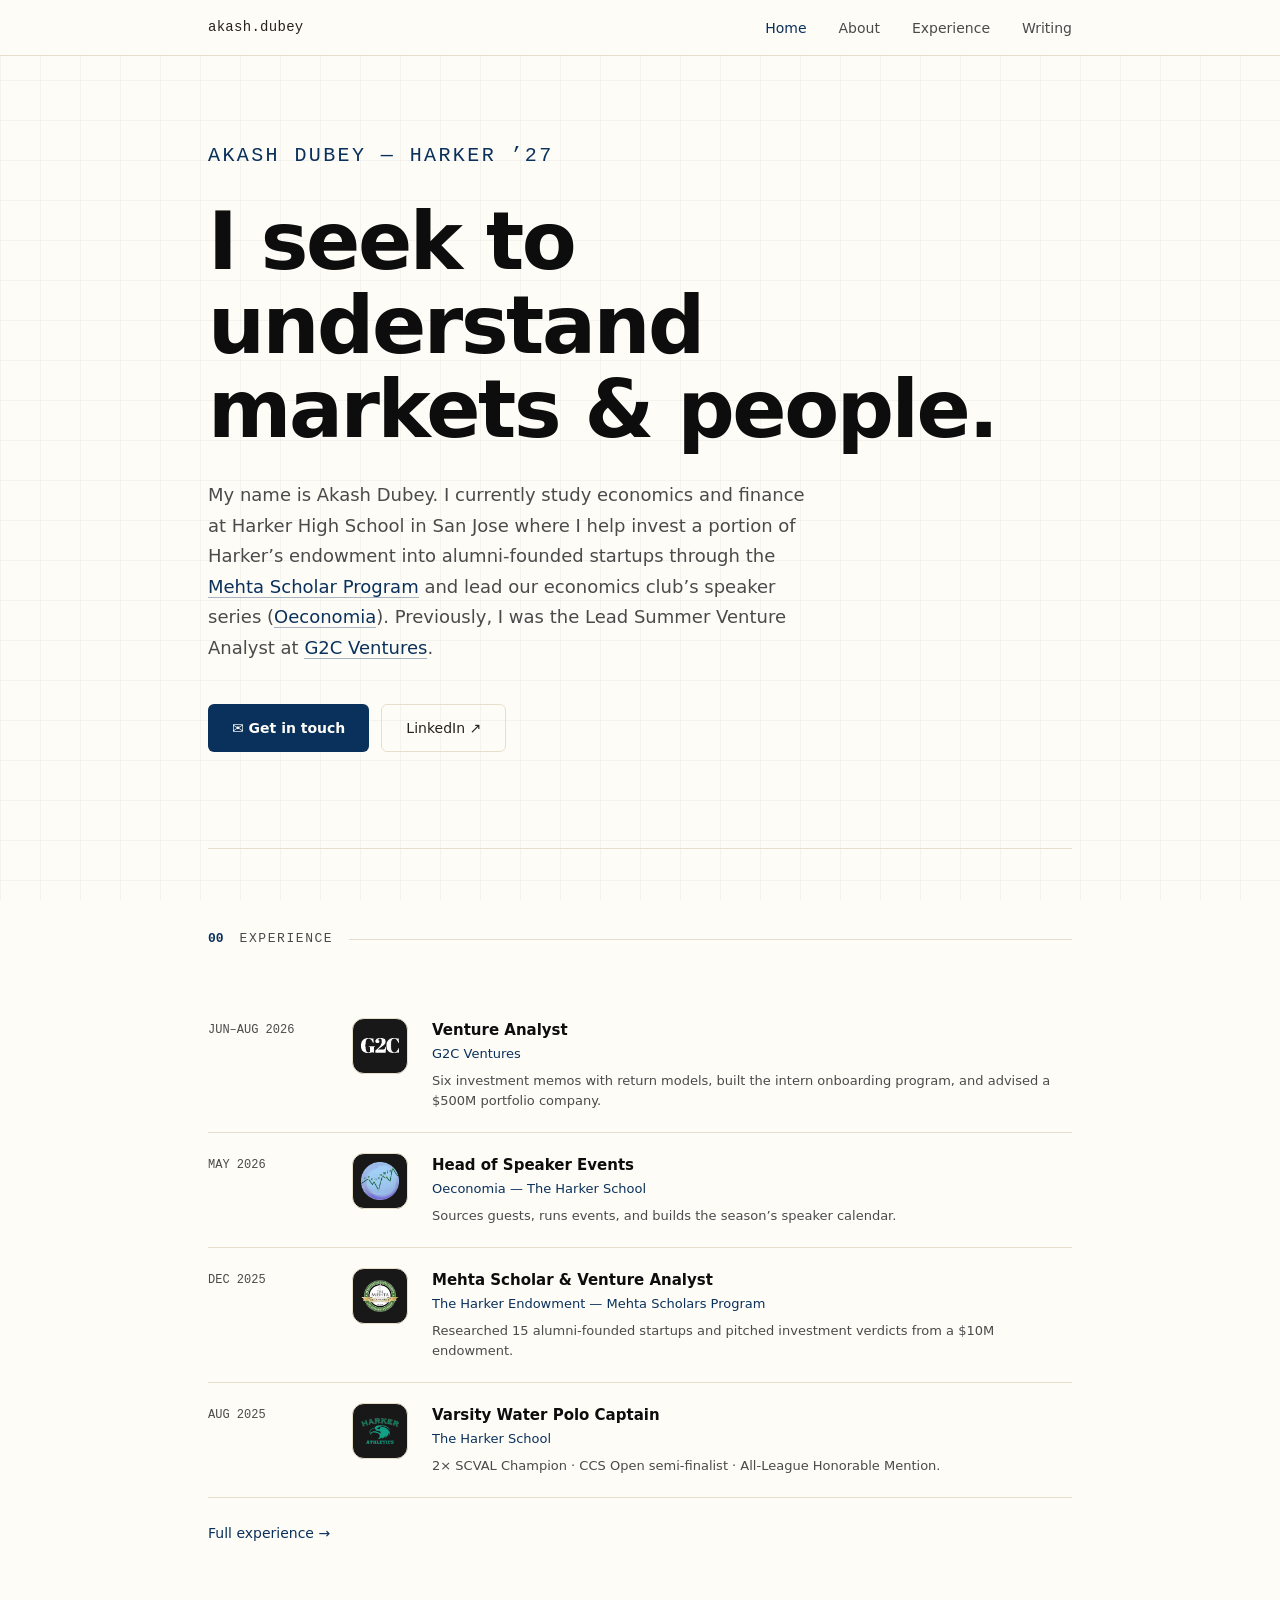
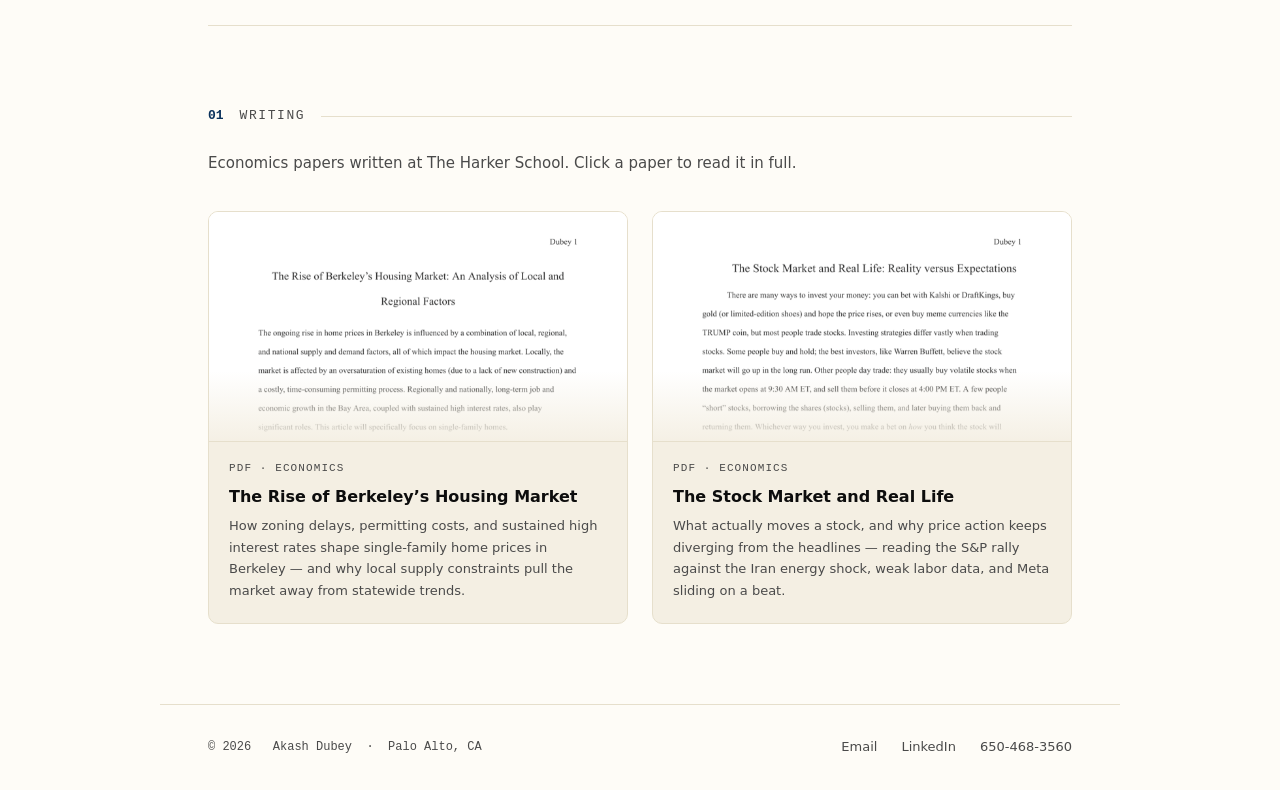
<file: index.html>
<!DOCTYPE html>
<html lang="en">
<head>
<meta charset="UTF-8">
<meta name="viewport" content="width=device-width, initial-scale=1.0">
<title>Akash Dubey</title>
<link rel="stylesheet" href="/styles.css">
</head>
<body>

<!-- NAV -->
<nav>
  <div class="nav-inner">
    <a href="/" class="nav-logo">akash.dubey</a>
    <ul class="nav-links">
      <li><a href="/" class="is-active">Home</a></li>
      <li><a href="/about/">About</a></li>
      <li><a href="/experience/">Experience</a></li>
      <li><a href="/writing/">Writing</a></li>
    </ul>
  </div>
</nav>

<!-- MAIN -->
<main>

  <!-- HERO -->
  <section id="hero" style="border-top: none;">
    <p class="hero-label">Akash Dubey &mdash; Harker &rsquo;27</p>
    <h1 class="hero-heading">I seek to understand<br>markets &amp; people.</h1>
    <p class="hero-sub">
      My name is Akash Dubey. I currently study economics and finance at Harker High School in
      San Jose where I help invest a portion of Harker&rsquo;s endowment into alumni-founded
      startups through the
      <a href="https://www.mehtascholars.com" target="_blank" rel="noopener" class="inline-link">Mehta Scholar Program</a>
      and lead our economics club&rsquo;s speaker series
      (<a href="https://oeconomia.harker.org/" target="_blank" rel="noopener" class="inline-link">Oeconomia</a>).
      Previously, I was the Lead Summer Venture Analyst at
      <a href="https://www.g2cventures.com" target="_blank" rel="noopener" class="inline-link">G2C Ventures</a>.
    </p>
    <div class="hero-actions">
      <a href="mailto:adubeyhawaii@gmail.com" class="btn-primary">
        ✉ Get in touch
      </a>
      <a href="https://www.linkedin.com/in/akash--dubey-/" target="_blank" rel="noopener" class="btn-outline">
        LinkedIn ↗
      </a>
    </div>
  </section>


  <!-- CURRENTLY / EXPERIENCE -->
  <section id="currently">
    <div class="section-header">
      <span class="section-num">00</span>
      <span class="section-title">Experience</span>
      <span class="section-rule"></span>
    </div>

    <div class="entry entry--logo">
      <span class="entry-date">JUN&ndash;AUG 2026</span>
      <span class="entry-logo"><img src="/logos/g2c.png" alt="G2C Venture Partners" loading="lazy"></span>
      <div class="entry-content">
        <p class="entry-title">Venture Analyst</p>
        <p class="entry-org">G2C Ventures</p>
        <p class="entry-desc">Six investment memos with return models, built the intern onboarding program, and advised a $500M portfolio company.</p>
      </div>
    </div>

    <div class="entry entry--logo">
      <span class="entry-date">MAY 2026</span>
      <span class="entry-logo"><img src="/logos/oeconomia.png" alt="Oeconomia" loading="lazy"></span>
      <div class="entry-content">
        <p class="entry-title">Head of Speaker Events</p>
        <p class="entry-org">Oeconomia &mdash; The Harker School</p>
        <p class="entry-desc">Sources guests, runs events, and builds the season&rsquo;s speaker calendar.</p>
      </div>
    </div>

    <div class="entry entry--logo">
      <span class="entry-date">DEC 2025</span>
      <span class="entry-logo"><img src="/logos/mehta.png" alt="The Mehta Endowment" loading="lazy"></span>
      <div class="entry-content">
        <p class="entry-title">Mehta Scholar &amp; Venture Analyst</p>
        <p class="entry-org">The Harker Endowment &mdash; Mehta Scholars Program</p>
        <p class="entry-desc">Researched 15 alumni-founded startups and pitched investment verdicts from a $10M endowment.</p>
      </div>
    </div>

    <div class="entry entry--logo">
      <span class="entry-date">AUG 2025</span>
      <span class="entry-logo"><img src="/logos/harker.png" alt="Harker Athletics" loading="lazy"></span>
      <div class="entry-content">
        <p class="entry-title">Varsity Water Polo Captain</p>
        <p class="entry-org">The Harker School</p>
        <p class="entry-desc">2&times; SCVAL Champion &middot; CCS Open semi-finalist &middot; All-League Honorable Mention.</p>
      </div>
    </div>

    <a href="/experience/"
       style="display:inline-flex;align-items:center;gap:6px;margin-top:24px;font-size:14px;color:var(--green);text-decoration:none;">
      Full experience →
    </a>
  </section>

  <!-- WRITING -->
  <section id="writing">
    <div class="section-header">
      <span class="section-num">01</span>
      <span class="section-title">Writing</span>
      <span class="section-rule"></span>
    </div>

    <p class="section-intro">
      Economics papers written at The Harker School. Click a paper to read it in full.
    </p>

    <div class="paper-grid">

      <article class="paper-card" data-pdf="/papers/berkeley-housing-market.pdf"
               data-title="The Rise of Berkeley&rsquo;s Housing Market" tabindex="0" role="button"
               aria-label="Open paper: The Rise of Berkeley's Housing Market">
        <div class="paper-thumb-wrap">
          <img class="paper-thumb" src="/papers/berkeley-housing-market.png"
               alt="First page of The Rise of Berkeley's Housing Market" loading="lazy">
          <span class="paper-open">Read paper</span>
        </div>
        <div class="paper-body">
          <p class="paper-meta">PDF &middot; Economics</p>
          <h3 class="paper-title">The Rise of Berkeley&rsquo;s Housing Market</h3>
          <p class="paper-desc">
            How zoning delays, permitting costs, and sustained high interest rates shape
            single-family home prices in Berkeley &mdash; and why local supply constraints
            pull the market away from statewide trends.
          </p>
        </div>
      </article>

      <article class="paper-card" data-pdf="/papers/stock-market-vs-real-life.pdf"
               data-title="The Stock Market and Real Life: Reality versus Expectations"
               tabindex="0" role="button"
               aria-label="Open paper: The Stock Market and Real Life">
        <div class="paper-thumb-wrap">
          <img class="paper-thumb" src="/papers/stock-market-vs-real-life.png"
               alt="First page of The Stock Market and Real Life" loading="lazy">
          <span class="paper-open">Read paper</span>
        </div>
        <div class="paper-body">
          <p class="paper-meta">PDF &middot; Economics</p>
          <h3 class="paper-title">The Stock Market and Real Life</h3>
          <p class="paper-desc">
            What actually moves a stock, and why price action keeps diverging from the
            headlines &mdash; reading the S&amp;P rally against the Iran energy shock,
            weak labor data, and Meta sliding on a beat.
          </p>
        </div>
      </article>

    </div>
  </section>



</main>

<!-- FOOTER -->
<footer>
  <span class="footer-copy">&copy; 2026 &nbsp; Akash Dubey &nbsp;&middot;&nbsp; Palo Alto, CA</span>
  <div class="footer-links">
    <a href="mailto:adubeyhawaii@gmail.com">Email</a>
    <a href="https://www.linkedin.com/in/akash--dubey-/" target="_blank" rel="noopener">LinkedIn</a>
    <a href="tel:6504683560">650-468-3560</a>
  </div>
</footer>

<!-- PDF VIEWER -->
<div class="pdf-modal" id="pdfModal" role="dialog" aria-modal="true" aria-labelledby="pdfModalTitle">
  <div class="pdf-bar">
    <span class="pdf-bar-title" id="pdfModalTitle"></span>
    <div class="pdf-bar-actions">
      <a class="pdf-bar-link" id="pdfDownload" href="#" target="_blank" rel="noopener">Open in new tab ↗</a>
      <button class="pdf-close" id="pdfClose" aria-label="Close paper">&times;</button>
    </div>
  </div>
  <div class="pdf-stage">
    <iframe class="pdf-frame" id="pdfFrame" title="Paper viewer"></iframe>
  </div>
</div>

<script src="/app.js"></script>

</body>
</html>
</file>
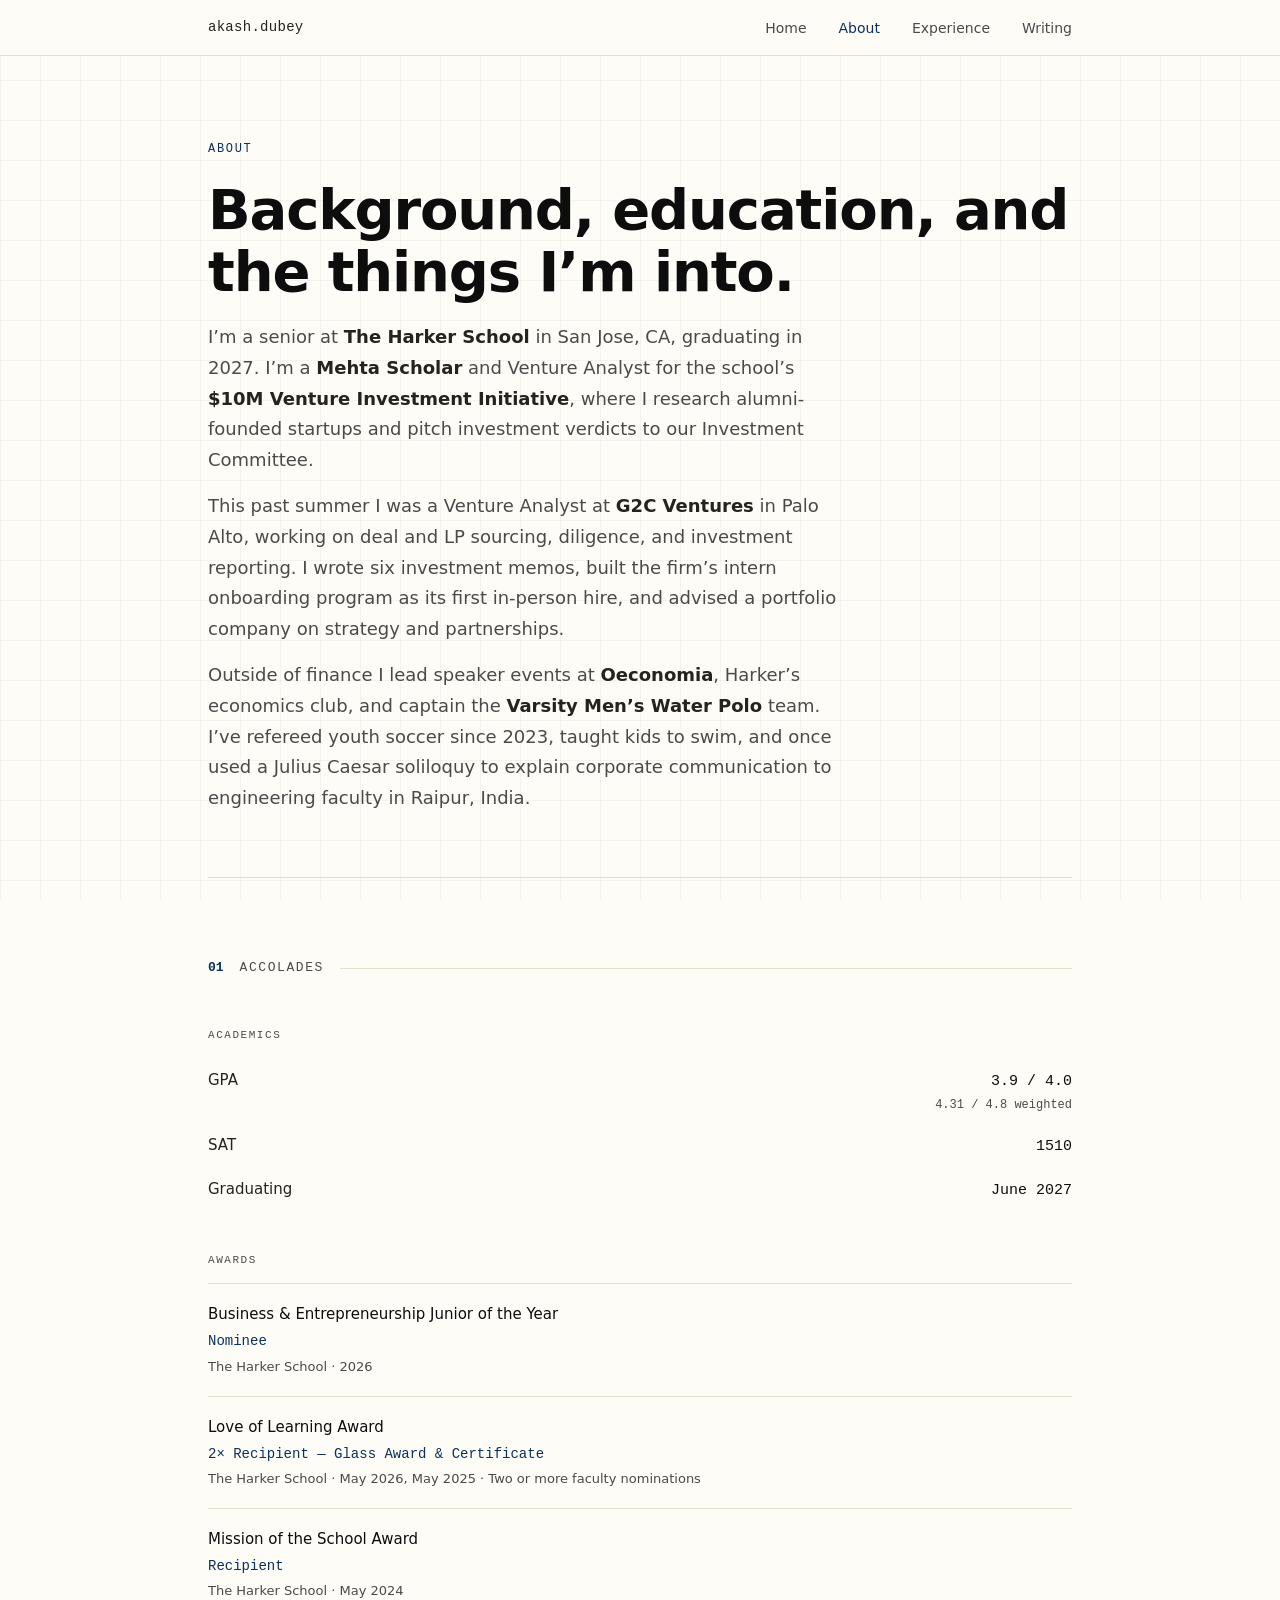
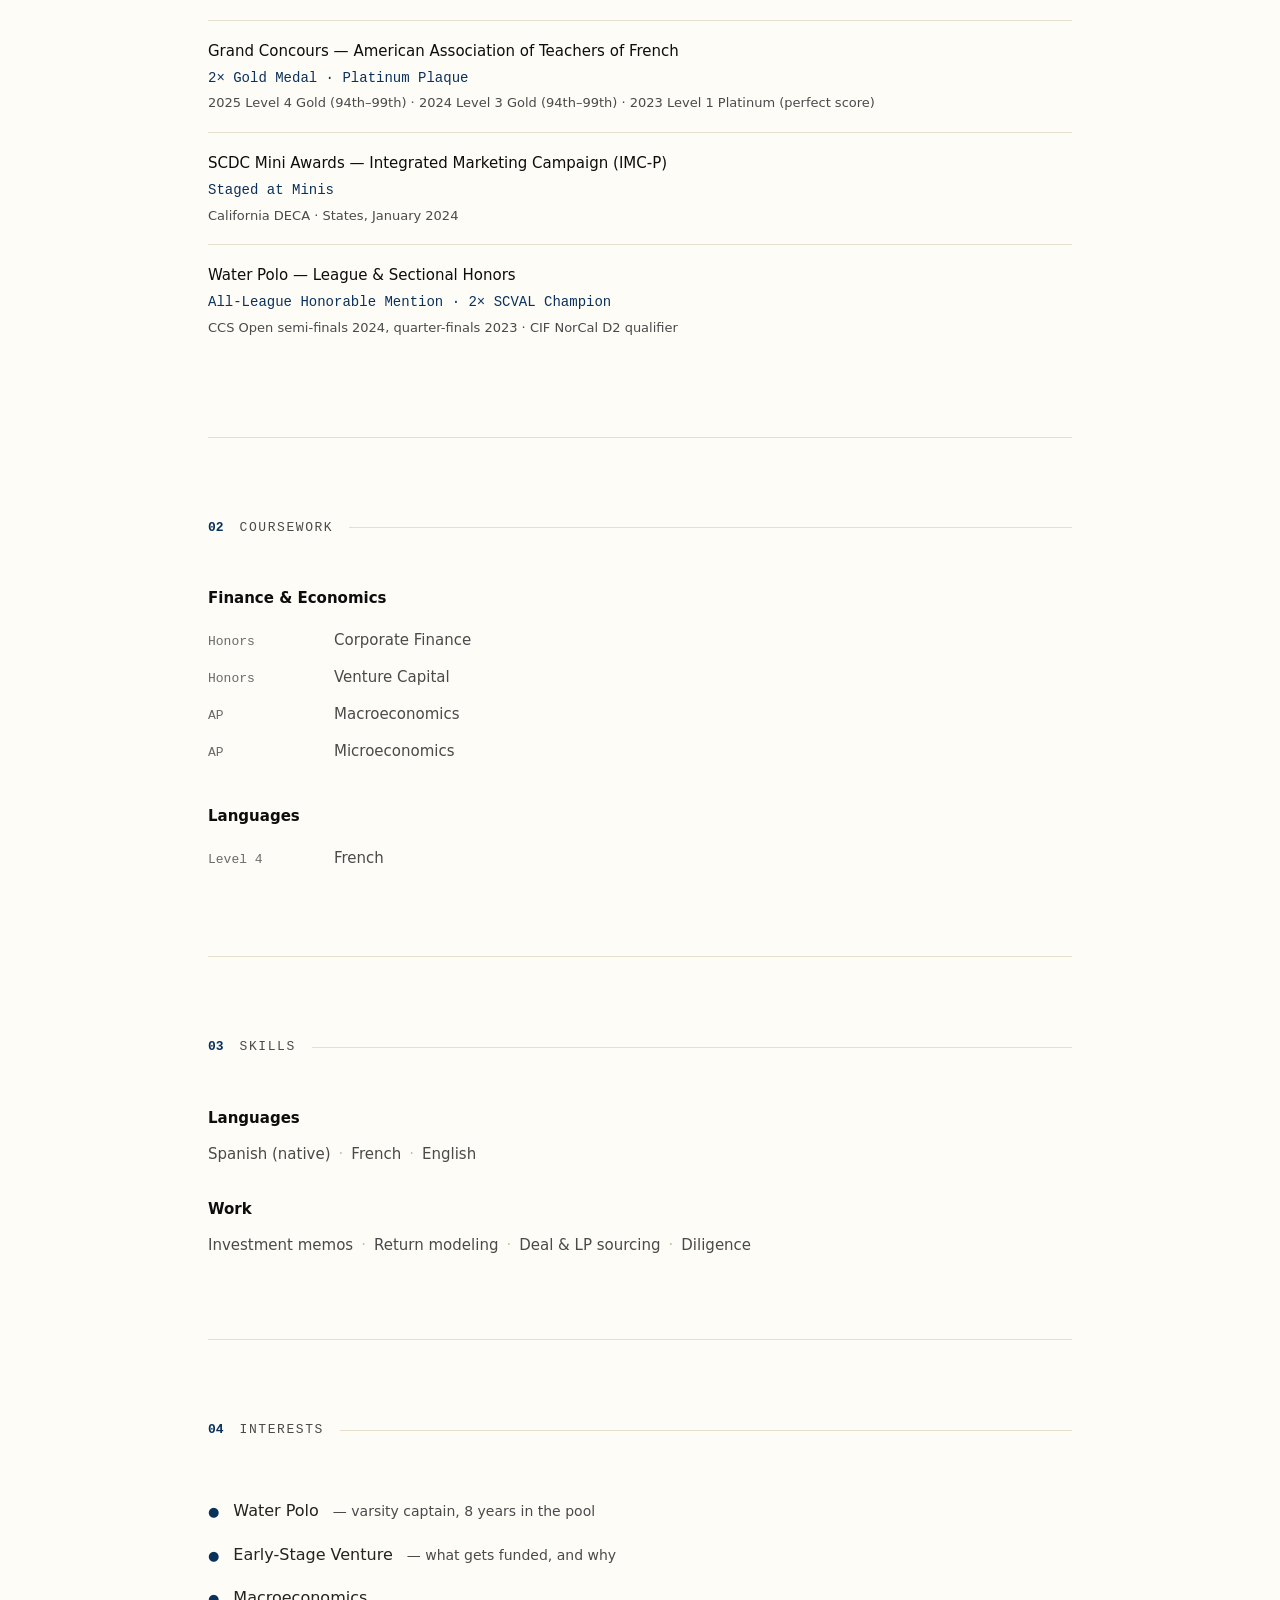
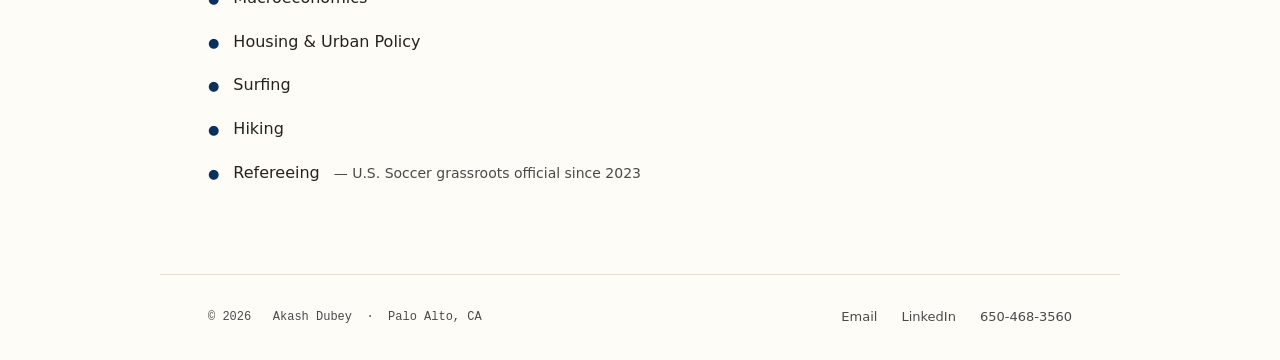
<file: about/index.html>
<!DOCTYPE html>
<html lang="en">
<head>
<meta charset="UTF-8">
<meta name="viewport" content="width=device-width, initial-scale=1.0">
<title>About · Akash Dubey</title>
<link rel="stylesheet" href="/styles.css">
</head>
<body>

<!-- NAV -->
<nav>
  <div class="nav-inner">
    <a href="/" class="nav-logo">akash.dubey</a>
    <ul class="nav-links">
      <li><a href="/">Home</a></li>
      <li><a href="/about/" class="is-active">About</a></li>
      <li><a href="/experience/">Experience</a></li>
      <li><a href="/writing/">Writing</a></li>
    </ul>
  </div>
</nav>

<main>

  <!-- PAGE HEAD -->
  <header class="page-head">
    <p class="page-eyebrow">About</p>
    <h1 class="page-title">Background, education, and the things I&rsquo;m into.</h1>
    <p class="page-lede">
      I&rsquo;m a senior at <strong>The Harker School</strong> in San Jose, CA, graduating in 2027.
      I&rsquo;m a <strong>Mehta Scholar</strong> and Venture Analyst for the school&rsquo;s
      <strong>$10M Venture Investment Initiative</strong>, where I research alumni-founded startups
      and pitch investment verdicts to our Investment Committee.
    </p>
    <p class="page-lede">
      This past summer I was a Venture Analyst at <strong>G2C Ventures</strong> in Palo Alto, working
      on deal and LP sourcing, diligence, and investment reporting. I wrote six investment memos,
      built the firm&rsquo;s intern onboarding program as its first in-person hire, and advised a
      portfolio company on strategy and partnerships.
    </p>
    <p class="page-lede">
      Outside of finance I lead speaker events at <strong>Oeconomia</strong>, Harker&rsquo;s economics
      club, and captain the <strong>Varsity Men&rsquo;s Water Polo</strong> team. I&rsquo;ve refereed
      youth soccer since 2023, taught kids to swim, and once used a Julius Caesar soliloquy to explain
      corporate communication to engineering faculty in Raipur, India.
    </p>
  </header>

  <!-- 01 ACCOLADES -->
  <section id="accolades">
    <div class="section-header">
      <span class="section-num">01</span>
      <span class="section-title">Accolades</span>
      <span class="section-rule"></span>
    </div>

    <p class="sub-label">Academics</p>
    <div class="stat-group">
      <div class="stat-row">
        <span class="stat-label">GPA</span>
        <span class="stat-value">3.9 / 4.0<span class="stat-sub">4.31 / 4.8 weighted</span></span>
      </div>
      <div class="stat-row">
        <span class="stat-label">SAT</span>
        <span class="stat-value">1510</span>
      </div>
      <div class="stat-row">
        <span class="stat-label">Graduating</span>
        <span class="stat-value">June 2027</span>
      </div>
    </div>

    <p class="sub-label">Awards</p>

    <div class="award">
      <p class="award-name">Business &amp; Entrepreneurship Junior of the Year</p>
      <p class="award-result">Nominee</p>
      <p class="award-detail">The Harker School &middot; 2026</p>
    </div>

    <div class="award">
      <p class="award-name">Love of Learning Award</p>
      <p class="award-result">2&times; Recipient &mdash; Glass Award &amp; Certificate</p>
      <p class="award-detail">The Harker School &middot; May 2026, May 2025 &middot; Two or more faculty nominations</p>
    </div>

    <div class="award">
      <p class="award-name">Mission of the School Award</p>
      <p class="award-result">Recipient</p>
      <p class="award-detail">The Harker School &middot; May 2024</p>
    </div>

    <div class="award">
      <p class="award-name">Grand Concours &mdash; American Association of Teachers of French</p>
      <p class="award-result">2&times; Gold Medal &middot; Platinum Plaque</p>
      <p class="award-detail">2025 Level 4 Gold (94th&ndash;99th) &middot; 2024 Level 3 Gold (94th&ndash;99th) &middot; 2023 Level 1 Platinum (perfect score)</p>
    </div>

    <div class="award">
      <p class="award-name">SCDC Mini Awards &mdash; Integrated Marketing Campaign (IMC-P)</p>
      <p class="award-result">Staged at Minis</p>
      <p class="award-detail">California DECA &middot; States, January 2024</p>
    </div>

    <div class="award">
      <p class="award-name">Water Polo &mdash; League &amp; Sectional Honors</p>
      <p class="award-result">All-League Honorable Mention &middot; 2&times; SCVAL Champion</p>
      <p class="award-detail">CCS Open semi-finals 2024, quarter-finals 2023 &middot; CIF NorCal D2 qualifier</p>
    </div>
  </section>

  <!-- 02 COURSEWORK -->
  <section id="coursework">
    <div class="section-header">
      <span class="section-num">02</span>
      <span class="section-title">Coursework</span>
      <span class="section-rule"></span>
    </div>

    <div class="course-group">
      <p class="course-group-title">Finance &amp; Economics</p>
      <div class="course-row"><span class="course-code">Honors</span><span class="course-name">Corporate Finance</span></div>
      <div class="course-row"><span class="course-code">Honors</span><span class="course-name">Venture Capital</span></div>
      <div class="course-row"><span class="course-code">AP</span><span class="course-name">Macroeconomics</span></div>
      <div class="course-row"><span class="course-code">AP</span><span class="course-name">Microeconomics</span></div>
    </div>

    <div class="course-group">
      <p class="course-group-title">Languages</p>
      <div class="course-row"><span class="course-code">Level 4</span><span class="course-name">French</span></div>
    </div>
  </section>

  <!-- 03 SKILLS -->
  <section id="skills">
    <div class="section-header">
      <span class="section-num">03</span>
      <span class="section-title">Skills</span>
      <span class="section-rule"></span>
    </div>

    <div class="skill-group">
      <p class="skill-group-title">Languages</p>
      <p class="skill-list">Spanish (native)<span class="sep">&middot;</span>French<span class="sep">&middot;</span>English</p>
    </div>

    <div class="skill-group">
      <p class="skill-group-title">Work</p>
      <p class="skill-list">Investment memos<span class="sep">&middot;</span>Return modeling<span class="sep">&middot;</span>Deal &amp; LP sourcing<span class="sep">&middot;</span>Diligence</p>
    </div>
  </section>

  <!-- 04 INTERESTS -->
  <section id="interests">
    <div class="section-header">
      <span class="section-num">04</span>
      <span class="section-title">Interests</span>
      <span class="section-rule"></span>
    </div>

    <div class="interest">
      <span class="interest-mark">&#9679;</span>
      <span class="interest-name">Water Polo</span>
      <span class="interest-note">&mdash; varsity captain, 8 years in the pool</span>
    </div>
    <div class="interest">
      <span class="interest-mark">&#9679;</span>
      <span class="interest-name">Early-Stage Venture</span>
      <span class="interest-note">&mdash; what gets funded, and why</span>
    </div>
    <div class="interest">
      <span class="interest-mark">&#9679;</span>
      <span class="interest-name">Macroeconomics</span>
    </div>
    <div class="interest">
      <span class="interest-mark">&#9679;</span>
      <span class="interest-name">Housing &amp; Urban Policy</span>
    </div>
    <div class="interest">
      <span class="interest-mark">&#9679;</span>
      <span class="interest-name">Surfing</span>
    </div>
    <div class="interest">
      <span class="interest-mark">&#9679;</span>
      <span class="interest-name">Hiking</span>
    </div>
    <div class="interest">
      <span class="interest-mark">&#9679;</span>
      <span class="interest-name">Refereeing</span>
      <span class="interest-note">&mdash; U.S. Soccer grassroots official since 2023</span>
    </div>
  </section>

</main>

<!-- FOOTER -->
<footer>
  <span class="footer-copy">&copy; 2026 &nbsp; Akash Dubey &nbsp;&middot;&nbsp; Palo Alto, CA</span>
  <div class="footer-links">
    <a href="mailto:adubeyhawaii@gmail.com">Email</a>
    <a href="https://www.linkedin.com/in/akash--dubey-/" target="_blank" rel="noopener">LinkedIn</a>
    <a href="tel:6504683560">650-468-3560</a>
  </div>
</footer>

</body>
</html>
</file>
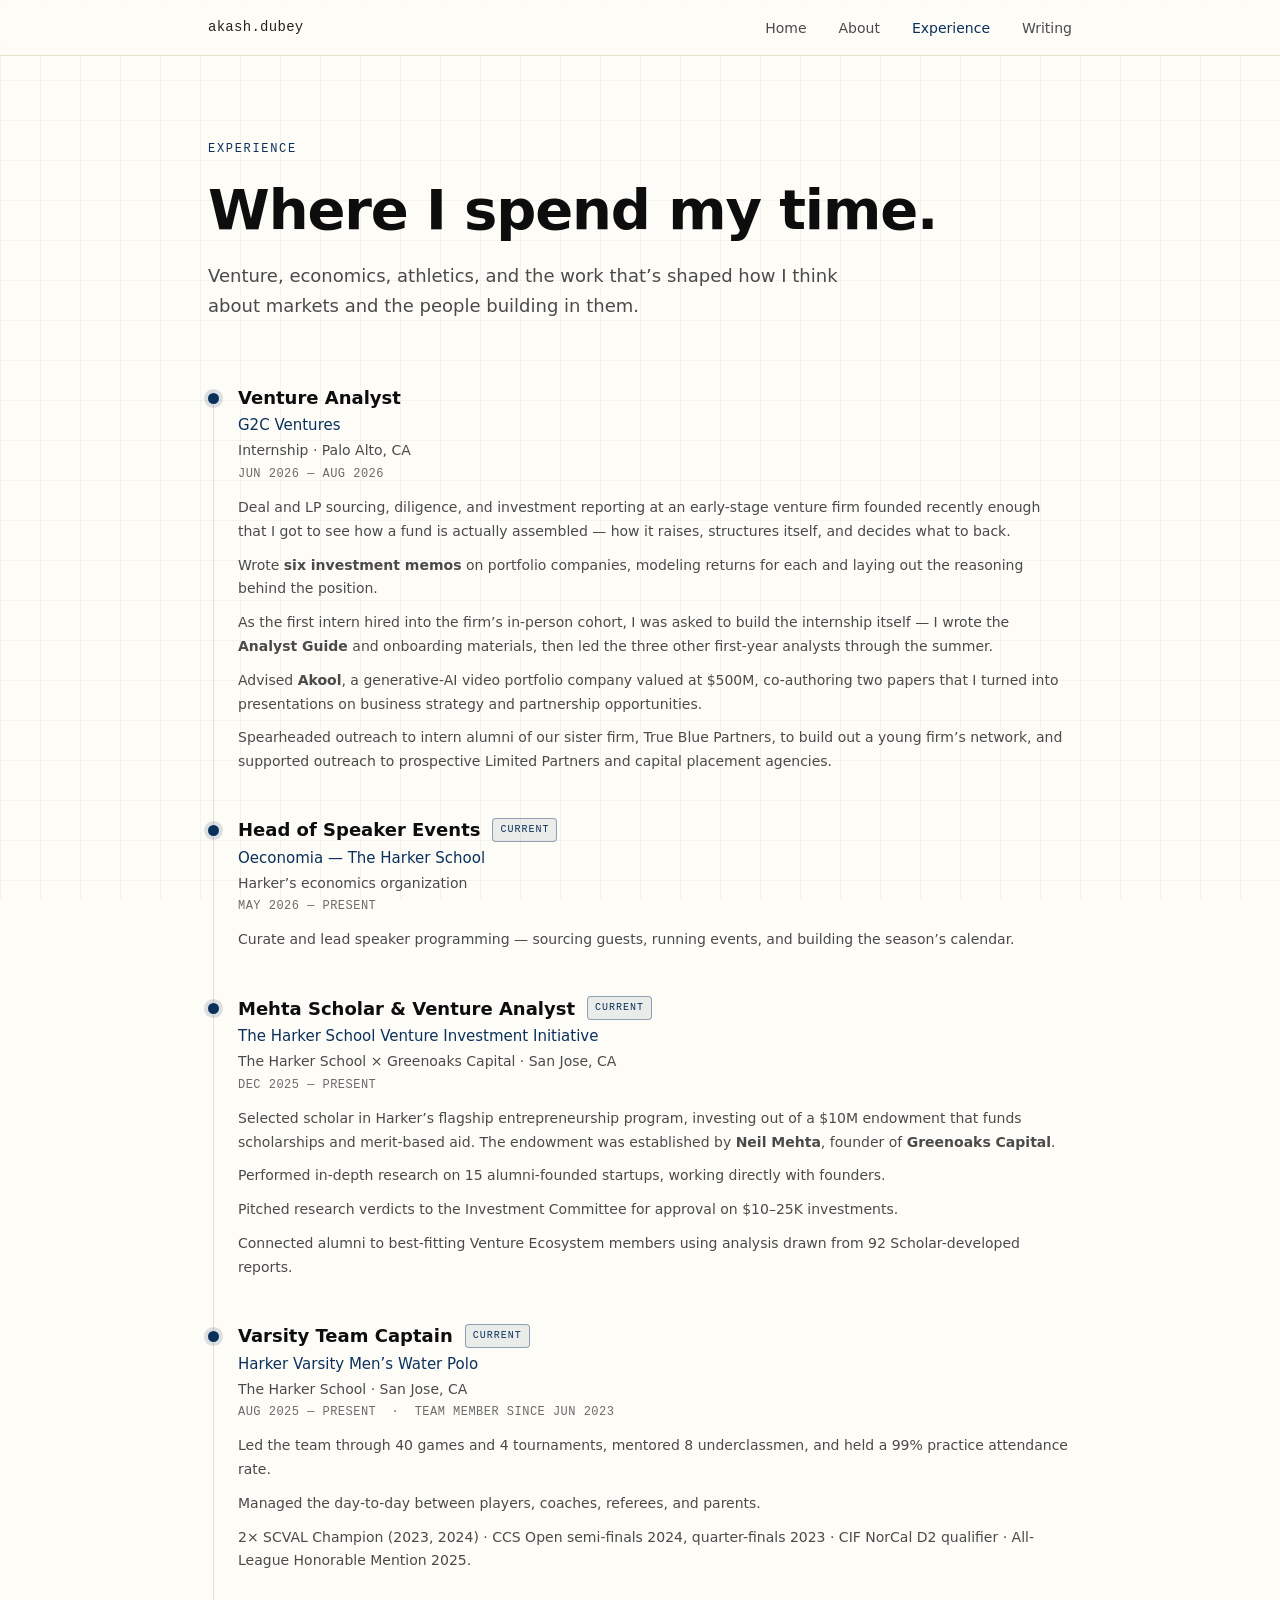
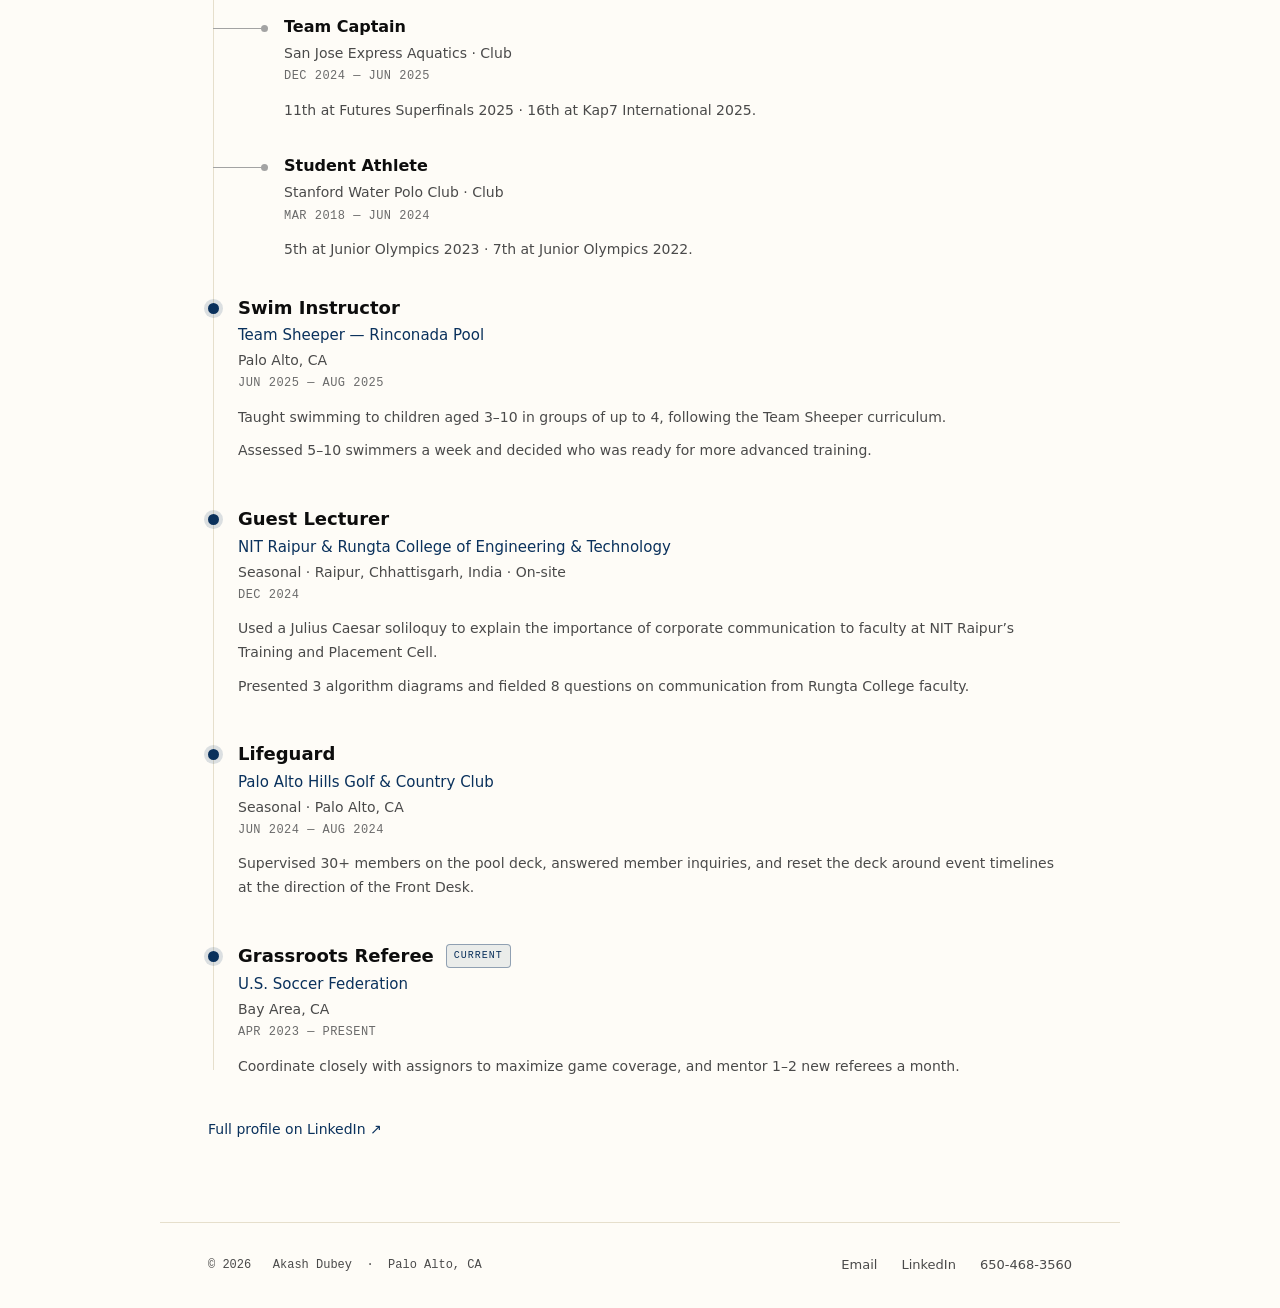
<file: experience/index.html>
<!DOCTYPE html>
<html lang="en">
<head>
<meta charset="UTF-8">
<meta name="viewport" content="width=device-width, initial-scale=1.0">
<title>Experience · Akash Dubey</title>
<link rel="stylesheet" href="/styles.css">
</head>
<body>

<!-- NAV -->
<nav>
  <div class="nav-inner">
    <a href="/" class="nav-logo">akash.dubey</a>
    <ul class="nav-links">
      <li><a href="/">Home</a></li>
      <li><a href="/about/">About</a></li>
      <li><a href="/experience/" class="is-active">Experience</a></li>
      <li><a href="/writing/">Writing</a></li>
    </ul>
  </div>
</nav>

<main>

  <!-- PAGE HEAD -->
  <header class="page-head">
    <p class="page-eyebrow">Experience</p>
    <h1 class="page-title">Where I spend my time.</h1>
    <p class="page-lede">
      Venture, economics, athletics, and the work that&rsquo;s shaped how I think about markets and
      the people building in them.
    </p>
  </header>

  <!-- TIMELINE -->
  <section style="border-top:none; padding-top:0;">
    <div class="timeline">
      <!-- G2C -->
      <div class="role">
        <div class="role-head">
          <h2 class="role-title">Venture Analyst</h2>
        </div>
        <p class="role-org">G2C Ventures</p>
        <p class="role-meta">Internship &middot; Palo Alto, CA</p>
        <p class="role-dates">JUN 2026 &mdash; AUG 2026</p>
        <div class="role-body">
          <p>
            Deal and LP sourcing, diligence, and investment reporting at an early-stage venture firm
            founded recently enough that I got to see how a fund is actually assembled &mdash; how it
            raises, structures itself, and decides what to back.
          </p>
          <p>
            Wrote <strong>six investment memos</strong> on portfolio companies, modeling returns for
            each and laying out the reasoning behind the position.
          </p>
          <p>
            As the first intern hired into the firm&rsquo;s in-person cohort, I was asked to build the
            internship itself &mdash; I wrote the <strong>Analyst Guide</strong> and onboarding
            materials, then led the three other first-year analysts through the summer.
          </p>
          <p>
            Advised <strong>Akool</strong>, a generative-AI video portfolio company valued at $500M,
            co-authoring two papers that I turned into presentations on business strategy and
            partnership opportunities.
          </p>
          <p>
            Spearheaded outreach to intern alumni of our sister firm, True Blue Partners, to build out
            a young firm&rsquo;s network, and supported outreach to prospective Limited Partners and
            capital placement agencies.
          </p>
        </div>
      </div>

      <!-- Oeconomia -->
      <div class="role role--current">
        <div class="role-head">
          <h2 class="role-title">Head of Speaker Events</h2>
          <span class="role-pill">Current</span>
        </div>
        <p class="role-org">Oeconomia &mdash; The Harker School</p>
        <p class="role-meta">Harker&rsquo;s economics organization</p>
        <p class="role-dates">MAY 2026 &mdash; PRESENT</p>
        <div class="role-body">
          <p>
            Curate and lead speaker programming &mdash; sourcing guests, running events, and building
            the season&rsquo;s calendar.
          </p>
        </div>
      </div>

      <!-- Mehta Scholar -->
      <div class="role role--current">
        <div class="role-head">
          <h2 class="role-title">Mehta Scholar &amp; Venture Analyst</h2>
          <span class="role-pill">Current</span>
        </div>
        <p class="role-org">The Harker School Venture Investment Initiative</p>
        <p class="role-meta">The Harker School &times; Greenoaks Capital &middot; San Jose, CA</p>
        <p class="role-dates">DEC 2025 &mdash; PRESENT</p>
        <div class="role-body">
          <p>
            Selected scholar in Harker&rsquo;s flagship entrepreneurship program, investing out of a
            $10M endowment that funds scholarships and merit-based aid. The endowment was
            established by <strong>Neil Mehta</strong>, founder of <strong>Greenoaks Capital</strong>.
          </p>
          <p>Performed in-depth research on 15 alumni-founded startups, working directly with founders.</p>
          <p>
            Pitched research verdicts to the Investment Committee for approval on $10&ndash;25K
            investments.
          </p>
          <p>
            Connected alumni to best-fitting Venture Ecosystem members using analysis drawn from 92
            Scholar-developed reports.
          </p>
        </div>
      </div>

      <!-- Water polo captain -->
      <div class="role role--current">
        <div class="role-head">
          <h2 class="role-title">Varsity Team Captain</h2>
          <span class="role-pill">Current</span>
        </div>
        <p class="role-org">Harker Varsity Men&rsquo;s Water Polo</p>
        <p class="role-meta">The Harker School &middot; San Jose, CA</p>
        <p class="role-dates">AUG 2025 &mdash; PRESENT &nbsp;&middot;&nbsp; TEAM MEMBER SINCE JUN 2023</p>
        <div class="role-body">
          <p>
            Led the team through 40 games and 4 tournaments, mentored 8 underclassmen, and held a 99%
            practice attendance rate.
          </p>
          <p>
            Managed the day-to-day between players, coaches, referees, and parents.
          </p>
          <p>
            2&times; SCVAL Champion (2023, 2024) &middot; CCS Open semi-finals 2024, quarter-finals
            2023 &middot; CIF NorCal D2 qualifier &middot; All-League Honorable Mention 2025.
          </p>
        </div>
      </div>

      <div class="role role--sub">
        <div class="role-head">
          <h2 class="role-title">Team Captain</h2>
        </div>
        <p class="role-meta">San Jose Express Aquatics &middot; Club</p>
        <p class="role-dates">DEC 2024 &mdash; JUN 2025</p>
        <div class="role-body">
          <p>11th at Futures Superfinals 2025 &middot; 16th at Kap7 International 2025.</p>
        </div>
      </div>

      <div class="role role--sub">
        <div class="role-head">
          <h2 class="role-title">Student Athlete</h2>
        </div>
        <p class="role-meta">Stanford Water Polo Club &middot; Club</p>
        <p class="role-dates">MAR 2018 &mdash; JUN 2024</p>
        <div class="role-body">
          <p>5th at Junior Olympics 2023 &middot; 7th at Junior Olympics 2022.</p>
        </div>
      </div>

      <!-- Swim instructor -->
      <div class="role">
        <div class="role-head">
          <h2 class="role-title">Swim Instructor</h2>
        </div>
        <p class="role-org">Team Sheeper &mdash; Rinconada Pool</p>
        <p class="role-meta">Palo Alto, CA</p>
        <p class="role-dates">JUN 2025 &mdash; AUG 2025</p>
        <div class="role-body">
          <p>
            Taught swimming to children aged 3&ndash;10 in groups of up to 4, following the Team
            Sheeper curriculum.
          </p>
          <p>
            Assessed 5&ndash;10 swimmers a week and decided who was ready for more advanced training.
          </p>
        </div>
      </div>

      <!-- Guest lecturer -->
      <div class="role">
        <div class="role-head">
          <h2 class="role-title">Guest Lecturer</h2>
        </div>
        <p class="role-org">NIT Raipur &amp; Rungta College of Engineering &amp; Technology</p>
        <p class="role-meta">Seasonal &middot; Raipur, Chhattisgarh, India &middot; On-site</p>
        <p class="role-dates">DEC 2024</p>
        <div class="role-body">
          <p>
            Used a Julius Caesar soliloquy to explain the importance of corporate communication to
            faculty at NIT Raipur&rsquo;s Training and Placement Cell.
          </p>
          <p>
            Presented 3 algorithm diagrams and fielded 8 questions on communication from Rungta College
            faculty.
          </p>
        </div>
      </div>

      <!-- Lifeguard -->
      <div class="role">
        <div class="role-head">
          <h2 class="role-title">Lifeguard</h2>
        </div>
        <p class="role-org">Palo Alto Hills Golf &amp; Country Club</p>
        <p class="role-meta">Seasonal &middot; Palo Alto, CA</p>
        <p class="role-dates">JUN 2024 &mdash; AUG 2024</p>
        <div class="role-body">
          <p>
            Supervised 30+ members on the pool deck, answered member inquiries, and reset the deck
            around event timelines at the direction of the Front Desk.
          </p>
        </div>
      </div>

      <!-- Soccer referee -->
      <div class="role role--current">
        <div class="role-head">
          <h2 class="role-title">Grassroots Referee</h2>
          <span class="role-pill">Current</span>
        </div>
        <p class="role-org">U.S. Soccer Federation</p>
        <p class="role-meta">Bay Area, CA</p>
        <p class="role-dates">APR 2023 &mdash; PRESENT</p>
        <div class="role-body">
          <p>
            Coordinate closely with assignors to maximize game coverage, and mentor 1&ndash;2 new
            referees a month.
          </p>
        </div>
      </div>

    </div>

    <a href="https://www.linkedin.com/in/akash--dubey-/" target="_blank" rel="noopener"
       style="display:inline-flex;align-items:center;gap:6px;margin-top:40px;font-size:14px;color:var(--green);text-decoration:none;">
      Full profile on LinkedIn ↗
    </a>
  </section>

</main>

<!-- FOOTER -->
<footer>
  <span class="footer-copy">&copy; 2026 &nbsp; Akash Dubey &nbsp;&middot;&nbsp; Palo Alto, CA</span>
  <div class="footer-links">
    <a href="mailto:adubeyhawaii@gmail.com">Email</a>
    <a href="https://www.linkedin.com/in/akash--dubey-/" target="_blank" rel="noopener">LinkedIn</a>
    <a href="tel:6504683560">650-468-3560</a>
  </div>
</footer>

</body>
</html>
</file>
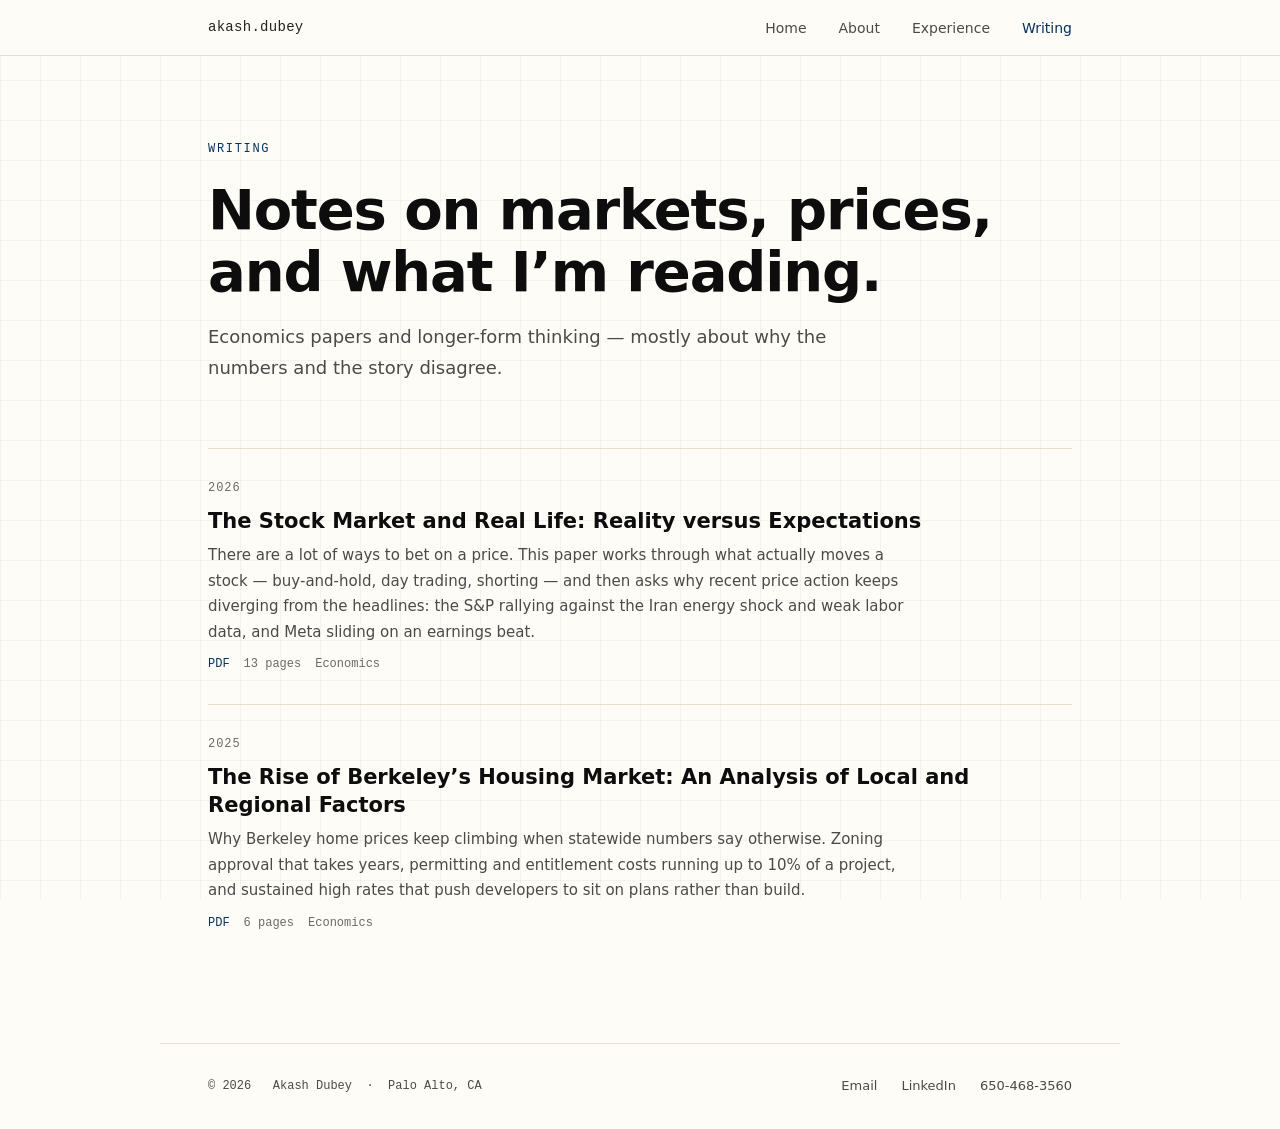
<file: writing/index.html>
<!DOCTYPE html>
<html lang="en">
<head>
<meta charset="UTF-8">
<meta name="viewport" content="width=device-width, initial-scale=1.0">
<title>Writing · Akash Dubey</title>
<link rel="stylesheet" href="/styles.css">
</head>
<body>

<!-- NAV -->
<nav>
  <div class="nav-inner">
    <a href="/" class="nav-logo">akash.dubey</a>
    <ul class="nav-links">
      <li><a href="/">Home</a></li>
      <li><a href="/about/">About</a></li>
      <li><a href="/experience/">Experience</a></li>
      <li><a href="/writing/" class="is-active">Writing</a></li>
    </ul>
  </div>
</nav>

<main>

  <!-- PAGE HEAD -->
  <header class="page-head">
    <p class="page-eyebrow">Writing</p>
    <h1 class="page-title">Notes on markets, prices, and what I&rsquo;m reading.</h1>
    <p class="page-lede">
      Economics papers and longer-form thinking &mdash; mostly about why the numbers and the
      story disagree.
    </p>
  </header>

  <!-- POSTS -->
  <section style="border-top:none; padding-top:0;">

    <article class="post">
      <p class="post-date">2026</p>
      <a class="post-title" href="/papers/stock-market-vs-real-life.pdf"
         data-pdf="/papers/stock-market-vs-real-life.pdf"
         data-title="The Stock Market and Real Life: Reality versus Expectations">
        The Stock Market and Real Life: Reality versus Expectations
      </a>
      <p class="post-excerpt">
        There are a lot of ways to bet on a price. This paper works through what actually moves
        a stock &mdash; buy-and-hold, day trading, shorting &mdash; and then asks why recent price
        action keeps diverging from the headlines: the S&amp;P rallying against the Iran energy
        shock and weak labor data, and Meta sliding on an earnings beat.
      </p>
      <div class="post-foot">
        <span class="post-tag">PDF</span>
        <span>13 pages</span>
        <span>Economics</span>
      </div>
    </article>

    <article class="post">
      <p class="post-date">2025</p>
      <a class="post-title" href="/papers/berkeley-housing-market.pdf"
         data-pdf="/papers/berkeley-housing-market.pdf"
         data-title="The Rise of Berkeley&rsquo;s Housing Market">
        The Rise of Berkeley&rsquo;s Housing Market: An Analysis of Local and Regional Factors
      </a>
      <p class="post-excerpt">
        Why Berkeley home prices keep climbing when statewide numbers say otherwise. Zoning
        approval that takes years, permitting and entitlement costs running up to 10% of a
        project, and sustained high rates that push developers to sit on plans rather than build.
      </p>
      <div class="post-foot">
        <span class="post-tag">PDF</span>
        <span>6 pages</span>
        <span>Economics</span>
      </div>
    </article>



  </section>

</main>

<!-- FOOTER -->
<footer>
  <span class="footer-copy">&copy; 2026 &nbsp; Akash Dubey &nbsp;&middot;&nbsp; Palo Alto, CA</span>
  <div class="footer-links">
    <a href="mailto:adubeyhawaii@gmail.com">Email</a>
    <a href="https://www.linkedin.com/in/akash--dubey-/" target="_blank" rel="noopener">LinkedIn</a>
    <a href="tel:6504683560">650-468-3560</a>
  </div>
</footer>

<!-- PDF VIEWER -->
<div class="pdf-modal" id="pdfModal" role="dialog" aria-modal="true" aria-labelledby="pdfModalTitle">
  <div class="pdf-bar">
    <span class="pdf-bar-title" id="pdfModalTitle"></span>
    <div class="pdf-bar-actions">
      <a class="pdf-bar-link" id="pdfDownload" href="#" target="_blank" rel="noopener">Open in new tab ↗</a>
      <button class="pdf-close" id="pdfClose" aria-label="Close paper">&times;</button>
    </div>
  </div>
  <div class="pdf-stage">
    <iframe class="pdf-frame" id="pdfFrame" title="Paper viewer"></iframe>
  </div>
</div>

<script src="/app.js"></script>

</body>
</html>
</file>
<file: styles.css>
*, *::before, *::after { box-sizing: border-box; margin: 0; padding: 0; }

  :root {
    --bg: #FEFCF7;
    --surface: #F4EFE3;
    --border: #E6DFCC;
    --text: #26221C;
    --muted: #4A4A4A;
    --green: #0A315C;
    --green-dim: #082846;
    --strong: #0D0D0D;
  }

  html { scroll-behavior: smooth; }

  body {
    background-color: var(--bg);
    color: var(--text);
    font-family: -apple-system, BlinkMacSystemFont, 'Segoe UI', system-ui, sans-serif;
    font-size: 16px;
    line-height: 1.6;
    overflow-x: hidden;
  }

  /* Grid background */
  body::before {
    content: '';
    position: fixed;
    inset: 0;
    background-image:
      linear-gradient(rgba(10,10,10,0.04) 1px, transparent 1px),
      linear-gradient(90deg, rgba(10,10,10,0.04) 1px, transparent 1px);
    background-size: 40px 40px;
    pointer-events: none;
    z-index: 0;
  }

  /* NAV */
  nav {
    position: fixed;
    top: 0; left: 0; right: 0;
    z-index: 100;
    background: rgba(254,252,247,0.85);
    backdrop-filter: blur(12px);
    -webkit-backdrop-filter: blur(12px);
    border-bottom: 1px solid var(--border);
    height: 56px;
  }

  /* inner column shares main's max-width + side padding, so the logo/links
     line up with the page content instead of the viewport edges */
  .nav-inner {
    max-width: 960px;
    height: 100%;
    margin: 0 auto;
    padding: 0 48px;
    display: flex;
    align-items: center;
    justify-content: space-between;
  }

  .nav-logo {
    font-family: 'Courier New', Courier, monospace;
    font-size: 14px;
    color: var(--text);
    text-decoration: none;
    letter-spacing: 0.02em;
  }

  .nav-links {
    display: flex;
    gap: 32px;
    list-style: none;
  }

  .nav-links a {
    font-size: 14px;
    color: var(--muted);
    text-decoration: none;
    transition: color 0.2s;
  }

  .nav-links a:hover { color: var(--green); }

  /* MAIN */
  main {
    position: relative;
    z-index: 1;
    max-width: 960px;
    margin: 0 auto;
    padding: 0 48px;
  }

  /* HERO */
  #hero {
    padding-top: 140px;
    padding-bottom: 96px;
  }

  .hero-label {
    font-family: 'Courier New', Courier, monospace;
    font-size: 20px;
    color: var(--green);
    letter-spacing: 0.12em;
    text-transform: uppercase;
    margin-bottom: 28px;
  }

  .hero-heading {
    font-size: clamp(48px, 8vw, 80px);
    font-weight: 800;
    line-height: 1.05;
    letter-spacing: -0.03em;
    color: var(--strong);
    margin-bottom: 28px;
  }

  .hero-sub {
    font-size: 18px;
    color: var(--muted);
    line-height: 1.7;
    max-width: 600px;
    margin-bottom: 40px;
  }

  .hero-actions {
    display: flex;
    gap: 12px;
    flex-wrap: wrap;
  }

  .btn-primary {
    display: inline-flex;
    align-items: center;
    gap: 8px;
    background: var(--green);
    color: var(--bg);
    font-size: 14px;
    font-weight: 600;
    padding: 12px 24px;
    border-radius: 6px;
    text-decoration: none;
    transition: background 0.2s, transform 0.15s;
  }

  .btn-primary:hover { background: var(--green-dim); transform: translateY(-1px); }

  .btn-outline {
    display: inline-flex;
    align-items: center;
    gap: 8px;
    background: transparent;
    color: var(--text);
    font-size: 14px;
    font-weight: 500;
    padding: 12px 24px;
    border-radius: 6px;
    border: 1px solid var(--border);
    text-decoration: none;
    transition: border-color 0.2s, color 0.2s, transform 0.15s;
  }

  .btn-outline:hover { border-color: var(--green); color: var(--green); transform: translateY(-1px); }

  /* SECTIONS */
  section {
    padding: 80px 0;
    border-top: 1px solid var(--border);
  }

  .section-header {
    display: flex;
    align-items: center;
    gap: 16px;
    margin-bottom: 48px;
  }

  .section-num {
    font-family: 'Courier New', Courier, monospace;
    font-size: 13px;
    color: var(--green);
    font-weight: 700;
  }

  .section-title {
    font-family: 'Courier New', Courier, monospace;
    font-size: 13px;
    color: var(--muted);
    letter-spacing: 0.12em;
    text-transform: uppercase;
  }

  .section-rule {
    flex: 1;
    height: 1px;
    background: var(--border);
  }

  /* ENTRY ROWS */
  .entry {
    display: grid;
    grid-template-columns: 120px 1fr;
    gap: 16px 24px;
    padding: 20px 0;
    border-bottom: 1px solid var(--border);
    align-items: start;
  }

  .entry:last-child { border-bottom: none; }

  .entry-date {
    font-family: 'Courier New', Courier, monospace;
    font-size: 12px;
    color: var(--muted);
    padding-top: 3px;
    white-space: nowrap;
  }

  .entry-content {}

  .entry-title {
    font-size: 15px;
    font-weight: 600;
    color: var(--strong);
    margin-bottom: 2px;
  }

  .entry-org {
    font-size: 13px;
    color: var(--green);
  }

  .entry-desc {
    font-size: 13px;
    color: var(--muted);
    margin-top: 6px;
    line-height: 1.6;
  }

  /* Entries carrying an org logo get a third column for it */
  .entry--logo { grid-template-columns: 120px 56px 1fr; }

  .entry-logo {
    width: 56px;
    height: 56px;
    border: 1px solid var(--border);
    border-radius: 12px;
    background: #181818;
    display: flex;
    align-items: center;
    justify-content: center;
    padding: 8px;
    flex: 0 0 auto;
    transition: border-color 0.2s, background 0.2s;
  }

  .entry--logo:hover .entry-logo {
    border-color: #333;
    background: #1d1d1d;
  }

  .entry-logo img {
    max-width: 100%;
    max-height: 100%;
    display: block;
    object-fit: contain;
  }

  /* ABOUT */
  .about-text {
    font-size: 16px;
    color: var(--muted);
    line-height: 1.8;
    max-width: 680px;
  }

  .about-text strong {
    color: var(--text);
  }

  /* WRITING */
  .section-intro {
    font-size: 15px;
    color: var(--muted);
    margin-top: -24px;
    margin-bottom: 36px;
  }

  .inline-link {
    color: var(--green);
    text-decoration: none;
    border-bottom: 1px solid rgba(10,49,92,0.35);
    transition: border-color 0.2s;
  }

  .inline-link:hover { border-bottom-color: var(--green); }

  .paper-grid {
    display: grid;
    grid-template-columns: repeat(auto-fit, minmax(260px, 1fr));
    gap: 24px;
  }

  .paper-card {
    background: var(--surface);
    border: 1px solid var(--border);
    border-radius: 10px;
    overflow: hidden;
    cursor: pointer;
    transition: border-color 0.2s, transform 0.2s;
  }

  .paper-card:hover,
  .paper-card:focus-visible {
    border-color: var(--green);
    transform: translateY(-3px);
    outline: none;
  }

  .paper-thumb-wrap {
    position: relative;
    border-bottom: 1px solid var(--border);
    background: #fff;
    overflow: hidden;
    height: 230px;
  }

  .paper-thumb {
    width: 100%;
    height: 100%;
    display: block;
    object-fit: cover;
    object-position: top center;
    opacity: 0.82;
    transition: opacity 0.25s, transform 0.35s;
  }

  .paper-card:hover .paper-thumb,
  .paper-card:focus-visible .paper-thumb {
    opacity: 1;
    transform: scale(1.02);
  }

  /* fade the page bottom into the card */
  .paper-thumb-wrap::after {
    content: '';
    position: absolute;
    left: 0; right: 0; bottom: 0;
    height: 70px;
    background: linear-gradient(transparent, rgba(244,239,227,0.94));
    pointer-events: none;
  }

  .paper-open {
    position: absolute;
    bottom: 12px;
    left: 16px;
    z-index: 1;
    font-family: 'Courier New', Courier, monospace;
    font-size: 11px;
    letter-spacing: 0.1em;
    text-transform: uppercase;
    color: var(--green);
    opacity: 0;
    transform: translateY(4px);
    transition: opacity 0.25s, transform 0.25s;
  }

  .paper-card:hover .paper-open,
  .paper-card:focus-visible .paper-open { opacity: 1; transform: translateY(0); }

  .paper-body { padding: 18px 20px 22px; }

  .paper-meta {
    font-family: 'Courier New', Courier, monospace;
    font-size: 11px;
    letter-spacing: 0.1em;
    text-transform: uppercase;
    color: var(--muted);
    margin-bottom: 8px;
  }

  .paper-title {
    font-size: 16px;
    font-weight: 600;
    color: var(--strong);
    line-height: 1.35;
    margin-bottom: 8px;
  }

  .paper-desc {
    font-size: 13px;
    color: var(--muted);
    line-height: 1.65;
  }

  /* PDF MODAL */
  .pdf-modal {
    position: fixed;
    inset: 0;
    z-index: 200;
    background: rgba(254,252,247,0.94);
    backdrop-filter: blur(10px);
    -webkit-backdrop-filter: blur(10px);
    display: none;
    flex-direction: column;
  }

  .pdf-modal.open { display: flex; }

  .pdf-bar {
    flex: 0 0 auto;
    display: flex;
    align-items: center;
    justify-content: space-between;
    gap: 16px;
    padding: 14px 24px;
    border-bottom: 1px solid var(--border);
  }

  .pdf-bar-title {
    font-size: 14px;
    font-weight: 600;
    color: var(--text);
    overflow: hidden;
    text-overflow: ellipsis;
    white-space: nowrap;
  }

  .pdf-bar-actions {
    display: flex;
    align-items: center;
    gap: 20px;
    flex: 0 0 auto;
  }

  .pdf-bar-link {
    font-size: 13px;
    color: var(--green);
    text-decoration: none;
  }

  .pdf-bar-link:hover { text-decoration: underline; }

  .pdf-close {
    background: none;
    border: none;
    color: var(--muted);
    font-size: 28px;
    line-height: 1;
    cursor: pointer;
    padding: 0 4px;
    transition: color 0.2s;
  }

  .pdf-close:hover { color: var(--text); }

  .pdf-stage {
    flex: 1 1 auto;
    min-height: 0;
    width: 100%;
    max-width: 1100px;
    margin: 0 auto;
    padding: 20px 24px 24px;
  }

  .pdf-frame {
    width: 100%;
    height: 100%;
    border: 1px solid var(--border);
    border-radius: 8px;
    background: #fff;
  }

  /* CONTACT */
  .contact-grid {
    display: grid;
    grid-template-columns: repeat(auto-fit, minmax(200px, 1fr));
    gap: 20px;
  }

  .contact-item {
    display: flex;
    flex-direction: column;
    gap: 4px;
  }

  .contact-label {
    font-family: 'Courier New', Courier, monospace;
    font-size: 11px;
    color: var(--muted);
    text-transform: uppercase;
    letter-spacing: 0.1em;
  }

  .contact-value {
    font-size: 14px;
    color: var(--text);
    text-decoration: none;
    transition: color 0.2s;
  }

  .contact-value:hover { color: var(--green); }

  /* FOOTER */
  footer {
    position: relative;
    z-index: 1;
    border-top: 1px solid var(--border);
    padding: 32px 48px;
    max-width: 960px;
    margin: 0 auto;
    display: flex;
    align-items: center;
    justify-content: space-between;
    flex-wrap: wrap;
    gap: 16px;
  }

  .footer-copy {
    font-family: 'Courier New', Courier, monospace;
    font-size: 12px;
    color: var(--muted);
  }

  .footer-links {
    display: flex;
    gap: 24px;
  }

  .footer-links a {
    font-size: 13px;
    color: var(--muted);
    text-decoration: none;
    transition: color 0.2s;
  }

  .footer-links a:hover { color: var(--green); }

  /* MOBILE */
  @media (max-width: 680px) {
    .nav-inner { padding: 0 20px; }
    main { padding: 0 20px; }
    footer { padding: 24px 20px; }

    .hero-heading { font-size: 42px; }
    .nav-links { gap: 20px; }

    .entry {
      grid-template-columns: 1fr;
      gap: 4px;
    }

    .entry-date { padding-top: 0; }

    /* logo pinned left, date + content stacked beside it */
    .entry--logo {
      grid-template-columns: 40px 1fr;
      gap: 4px 14px;
    }

    .entry--logo .entry-logo {
      width: 40px;
      height: 40px;
      padding: 6px;
      grid-row: 1 / span 2;
      grid-column: 1;
    }

    .entry--logo .entry-date,
    .entry--logo .entry-content { grid-column: 2; }

    .contact-grid { grid-template-columns: 1fr 1fr; }

    .paper-grid { grid-template-columns: 1fr; gap: 20px; }
    .paper-thumb-wrap { height: 200px; }
    .paper-open { opacity: 1; transform: none; }
    .section-intro { margin-top: -16px; }
  }

/* ============================================================
   SUBPAGES  (about / experience / writing)
   ============================================================ */

/* --- page header --- */
.page-head {
  padding-top: 140px;
  padding-bottom: 64px;
}

.page-eyebrow {
  font-family: 'Courier New', Courier, monospace;
  font-size: 12px;
  color: var(--green);
  letter-spacing: 0.14em;
  text-transform: uppercase;
  margin-bottom: 20px;
}

.page-title {
  font-size: clamp(36px, 5.5vw, 56px);
  font-weight: 800;
  line-height: 1.1;
  letter-spacing: -0.02em;
  color: var(--strong);
  margin-bottom: 20px;
}

.page-lede {
  font-size: 18px;
  color: var(--muted);
  line-height: 1.7;
  max-width: 640px;
}

.page-lede + .page-lede { margin-top: 16px; }
.page-lede strong { color: var(--text); }

/* --- nav active state --- */
.nav-links a.is-active { color: var(--green); }

/* --- 01 ACCOLADES --- */
.sub-label {
  font-family: 'Courier New', Courier, monospace;
  font-size: 11px;
  color: var(--muted);
  letter-spacing: 0.14em;
  text-transform: uppercase;
  margin-bottom: 14px;
}

.stat-row {
  display: flex;
  align-items: baseline;
  justify-content: space-between;
  gap: 24px;
  padding: 9px 0;
}

.stat-label { font-size: 15px; color: var(--text); }

.stat-value {
  font-family: 'Courier New', Courier, monospace;
  font-size: 15px;
  color: var(--strong);
  text-align: right;
}

.stat-sub {
  display: block;
  font-size: 12px;
  color: var(--muted);
  margin-top: 2px;
}

.stat-group + .sub-label { margin-top: 40px; }

.award {
  padding: 18px 0;
  border-top: 1px solid var(--border);
}

.award-name { font-size: 15px; color: var(--strong); margin-bottom: 4px; }

.award-result {
  font-family: 'Courier New', Courier, monospace;
  font-size: 14px;
  color: var(--green);
  margin-bottom: 4px;
}

.award-detail { font-size: 13px; color: var(--muted); }

/* --- 02 COURSEWORK --- */
.course-group + .course-group { margin-top: 34px; }

.course-group-title {
  font-size: 15px;
  font-weight: 600;
  color: var(--strong);
  margin-bottom: 12px;
}

.course-row {
  display: grid;
  grid-template-columns: 110px 1fr;
  gap: 16px;
  padding: 6px 0;
  align-items: baseline;
}

.course-code {
  font-family: 'Courier New', Courier, monospace;
  font-size: 13px;
  color: #6a6a6a;
}

.course-name { font-size: 15px; color: var(--muted); }

/* --- 03 SKILLS --- */
.skill-group + .skill-group { margin-top: 28px; }

.skill-group-title {
  font-size: 15px;
  font-weight: 600;
  color: var(--strong);
  margin-bottom: 10px;
}

.skill-list {
  font-size: 15px;
  color: var(--muted);
  line-height: 1.9;
}

.skill-list .sep { color: #C9C2AB; margin: 0 8px; }

/* --- 04 INTERESTS --- */
.interest {
  display: flex;
  align-items: baseline;
  gap: 14px;
  padding: 9px 0;
}

.interest-mark {
  color: var(--green);
  font-size: 13px;
  line-height: 1.6;
  flex: 0 0 auto;
}

.interest-name { font-size: 16px; color: var(--text); }

.interest-note { font-size: 14px; color: var(--muted); }

/* --- EXPERIENCE TIMELINE --- */
.timeline {
  position: relative;
  padding-left: 30px;
}

.timeline::before {
  content: '';
  position: absolute;
  left: 5px;
  top: 8px;
  bottom: 8px;
  width: 1px;
  background: var(--border);
}

.role { position: relative; padding-bottom: 44px; }

.role:last-child { padding-bottom: 0; }

/* dot — green on every top-level role */
.role::before {
  content: '';
  position: absolute;
  left: -30px;
  top: 7px;
  width: 11px;
  height: 11px;
  border-radius: 50%;
  background: var(--green);
  border: 2px solid var(--green);
  box-shadow: 0 0 0 4px rgba(10,49,92,0.14);
}

/* nested sub-role: smaller dot + connector stub */
.role--sub {
  margin-left: 46px;
  padding-bottom: 34px;
}

/* grey dot at the end of the branch, not on the spine */
.role--sub::before {
  left: -23px;
  top: 8px;
  width: 7px;
  height: 7px;
  border-width: 0;
  background: #A3A3A3;
  box-shadow: none;
}

/* branch line: from the spine out to the dot, same grey as the dot */
.role--sub::after {
  content: '';
  position: absolute;
  left: -71px;
  top: 11px;
  width: 52px;
  height: 1px;
  background: #A3A3A3;
}

.role-head {
  display: flex;
  align-items: center;
  gap: 12px;
  flex-wrap: wrap;
  margin-bottom: 4px;
}

.role-title {
  font-size: 18px;
  font-weight: 600;
  color: var(--strong);
  line-height: 1.3;
}

.role--sub .role-title { font-size: 16px; }

.role-pill {
  font-family: 'Courier New', Courier, monospace;
  font-size: 10px;
  letter-spacing: 0.1em;
  text-transform: uppercase;
  color: var(--green);
  border: 1px solid rgba(10,49,92,0.4);
  background: rgba(10,49,92,0.08);
  border-radius: 4px;
  padding: 3px 7px;
  white-space: nowrap;
}

.role-org {
  font-size: 15px;
  color: var(--green);
  margin-bottom: 2px;
}

.role-meta { font-size: 14px; color: var(--muted); }

.role-dates {
  font-family: 'Courier New', Courier, monospace;
  font-size: 12px;
  color: #6a6a6a;
  letter-spacing: 0.04em;
  margin-top: 3px;
}

.role-body { margin-top: 12px; }

.role-body p {
  font-size: 14px;
  color: var(--muted);
  line-height: 1.7;
}

.role-body p + p { margin-top: 10px; }

/* --- WRITING LIST --- */
.post {
  padding: 30px 0;
  border-top: 1px solid var(--border);
}

.post:first-child { border-top: 1px solid var(--border); }

.post-date {
  font-family: 'Courier New', Courier, monospace;
  font-size: 12px;
  color: #6a6a6a;
  letter-spacing: 0.08em;
  text-transform: uppercase;
  margin-bottom: 10px;
}

.post-title {
  font-size: 21px;
  font-weight: 600;
  color: var(--strong);
  line-height: 1.3;
  margin-bottom: 8px;
  text-decoration: none;
  display: inline-block;
  transition: color 0.2s;
}

a.post-title:hover { color: var(--green); }

.post-excerpt {
  font-size: 15px;
  color: var(--muted);
  line-height: 1.7;
  max-width: 720px;
  margin-bottom: 10px;
}

.post-foot {
  display: flex;
  align-items: center;
  gap: 14px;
  font-family: 'Courier New', Courier, monospace;
  font-size: 12px;
  color: #6a6a6a;
}

.post-tag { color: var(--green); }

/* --- placeholder marker (delete these as you fill in) --- */
.todo {
  color: #8A8477;
  font-style: italic;
}

/* --- subpage mobile --- */
@media (max-width: 680px) {
  .page-head { padding-top: 110px; padding-bottom: 44px; }
  .page-title { font-size: 32px; }
  .page-lede { font-size: 16px; }

  .course-row { grid-template-columns: 88px 1fr; gap: 12px; }

  .timeline { padding-left: 24px; }
  .timeline::before { left: 4px; }
  .role::before { left: -24px; }

  .role--sub { margin-left: 20px; }
  .role--sub::before { left: -15px; }
  .role--sub::after { left: -40px; width: 28px; }

  .stat-row { gap: 16px; }
  .post-title { font-size: 19px; }
}
</file>
